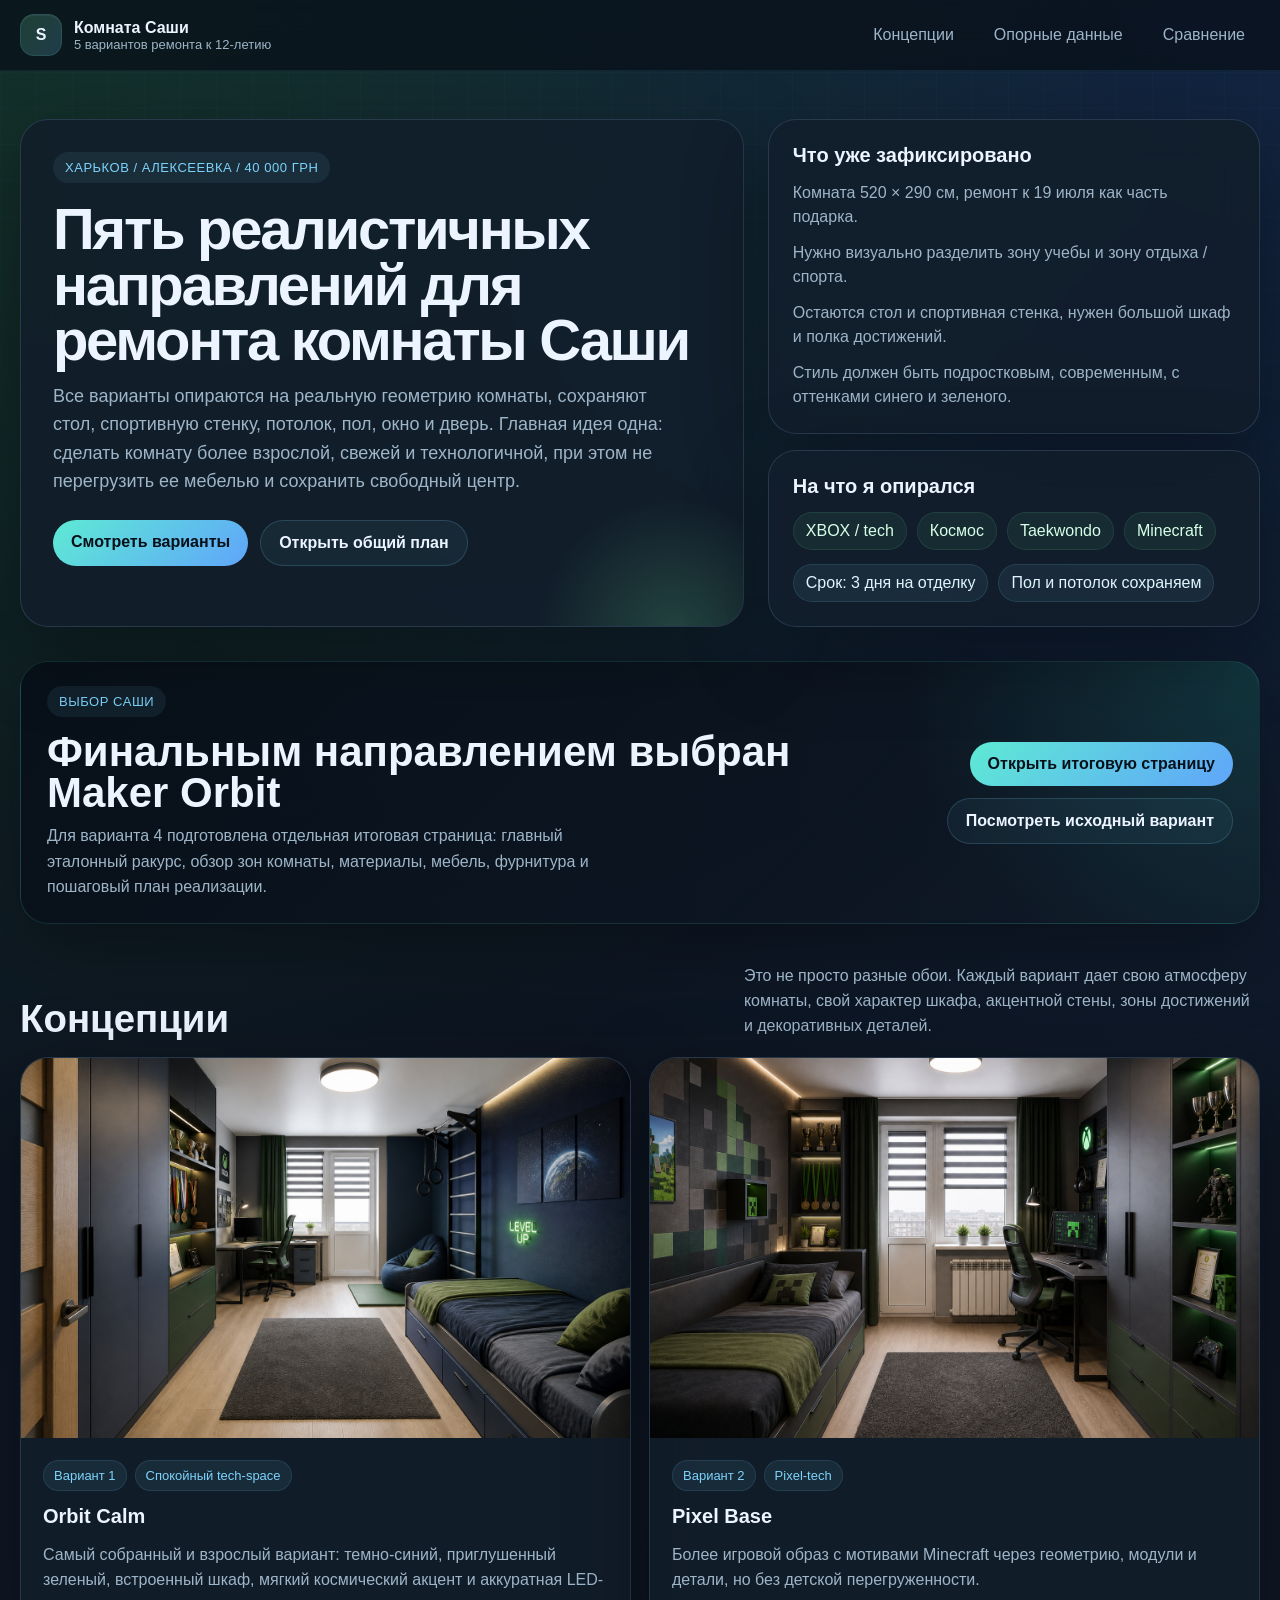
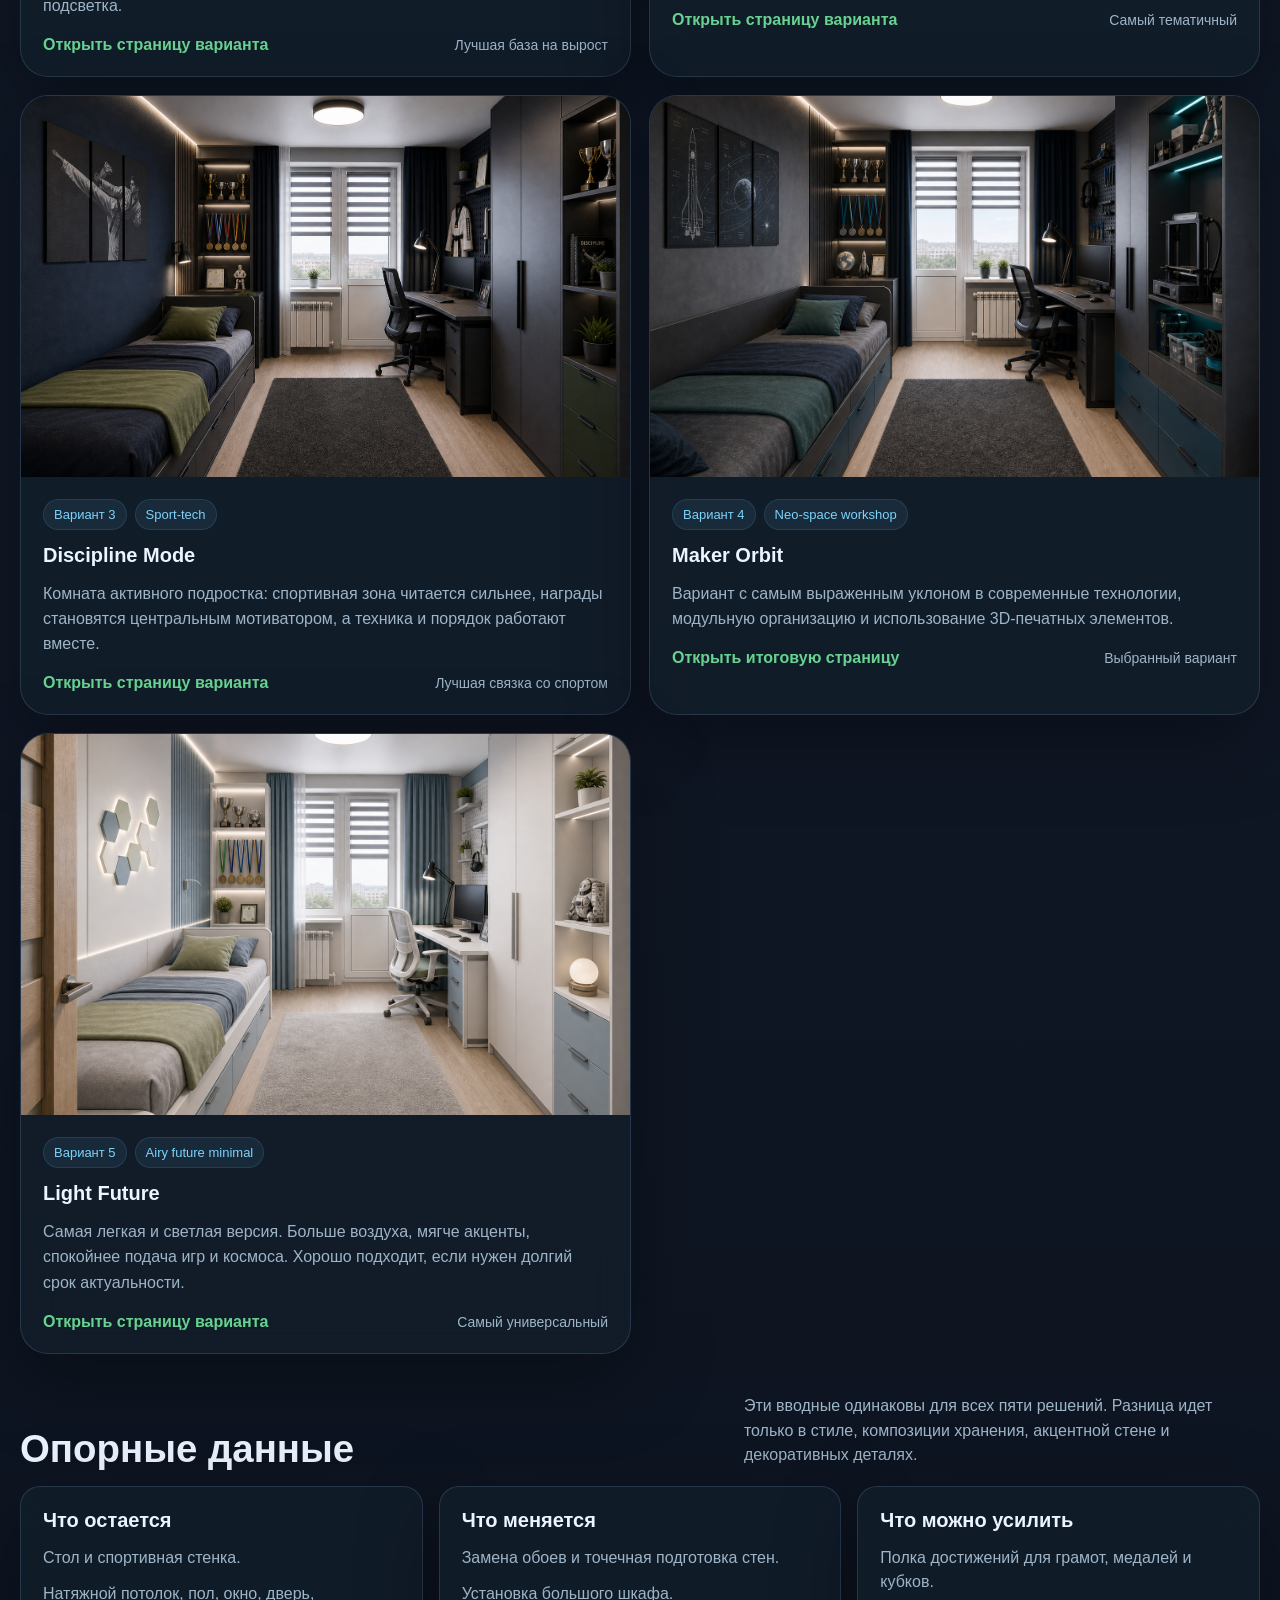
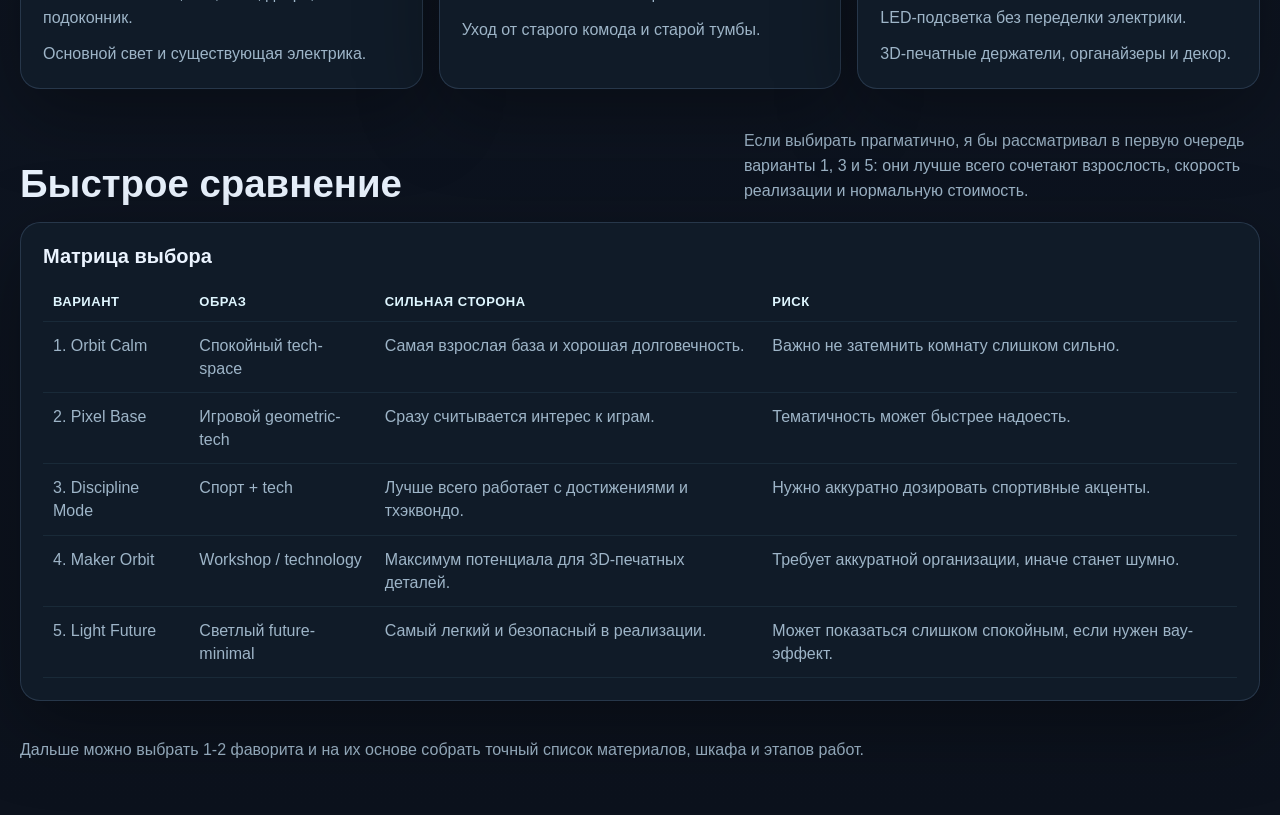
<file: web-project/index.html>
<!doctype html>
<html lang="ru">
  <head>
    <meta charset="UTF-8" />
    <meta name="viewport" content="width=device-width, initial-scale=1.0" />
    <title>Ремонт комнаты Саши: 5 концепций</title>
    <link rel="stylesheet" href="./styles.css" />
  </head>
  <body>
    <header class="topbar">
      <div class="shell topbar-inner">
        <div class="brand">
          <div class="brand-mark">S</div>
          <div class="brand-copy">
            <strong>Комната Саши</strong>
            <span>5 вариантов ремонта к 12-летию</span>
          </div>
        </div>
        <nav class="nav">
          <a href="#concepts">Концепции</a>
          <a href="#facts">Опорные данные</a>
          <a href="#compare">Сравнение</a>
        </nav>
      </div>
    </header>

    <main class="shell">
      <section class="hero">
        <article class="hero-card">
          <span class="eyebrow">Харьков / Алексеевка / 40 000 грн</span>
          <h1>Пять реалистичных направлений для ремонта комнаты Саши</h1>
          <p class="lead">
            Все варианты опираются на реальную геометрию комнаты, сохраняют стол, спортивную стенку,
            потолок, пол, окно и дверь. Главная идея одна: сделать комнату более взрослой, свежей и
            технологичной, при этом не перегрузить ее мебелью и сохранить свободный центр.
          </p>
          <div class="hero-actions">
            <a class="button" href="#concepts">Смотреть варианты</a>
            <a class="button-secondary" href="./plan.html">Открыть общий план</a>
          </div>
        </article>

        <div class="hero-side">
          <section class="summary-card">
            <h3>Что уже зафиксировано</h3>
            <ul class="summary-list">
              <li>Комната 520 × 290 см, ремонт к 19 июля как часть подарка.</li>
              <li>Нужно визуально разделить зону учебы и зону отдыха / спорта.</li>
              <li>Остаются стол и спортивная стенка, нужен большой шкаф и полка достижений.</li>
              <li>Стиль должен быть подростковым, современным, с оттенками синего и зеленого.</li>
            </ul>
          </section>

          <section class="summary-card">
            <h3>На что я опирался</h3>
            <div class="tag-row">
              <span class="tag">XBOX / tech</span>
              <span class="tag">Космос</span>
              <span class="tag">Taekwondo</span>
              <span class="tag">Minecraft</span>
            </div>
            <div class="stat-row" style="margin-top: 14px">
              <span class="stat">Срок: 3 дня на отделку</span>
              <span class="stat">Пол и потолок сохраняем</span>
            </div>
          </section>
        </div>
      </section>

      <section class="selection-banner">
        <div class="selection-banner-copy">
          <span class="eyebrow">Выбор Саши</span>
          <h2>Финальным направлением выбран <strong>Maker Orbit</strong></h2>
          <p>
            Для варианта 4 подготовлена отдельная итоговая страница: главный эталонный ракурс,
            обзор зон комнаты, материалы, мебель, фурнитура и пошаговый план реализации.
          </p>
        </div>
        <div class="selection-banner-actions">
          <a class="button" href="./maker-orbit-final.html">Открыть итоговую страницу</a>
          <a class="button-secondary" href="./variant-4.html">Посмотреть исходный вариант</a>
        </div>
      </section>

      <section class="section" id="concepts">
        <div class="section-head">
          <div>
            <h2>Концепции</h2>
          </div>
          <p>
            Это не просто разные обои. Каждый вариант дает свою атмосферу комнаты, свой характер
            шкафа, акцентной стены, зоны достижений и декоративных деталей.
          </p>
        </div>

        <div class="concept-grid">
          <article class="concept-card">
            <img class="concept-cover" src="./assets/visuals/variant-1/view-1.png" alt="Вариант 1" />
            <div class="concept-body">
              <div class="concept-meta">
                <span class="pill">Вариант 1</span>
                <span class="pill">Спокойный tech-space</span>
              </div>
              <h3>Orbit Calm</h3>
              <p>
                Самый собранный и взрослый вариант: темно-синий, приглушенный зеленый, встроенный
                шкаф, мягкий космический акцент и аккуратная LED-подсветка.
              </p>
              <div class="card-actions">
                <a class="card-link" href="./variant-1.html">Открыть страницу варианта</a>
                <span class="compact-note">Лучшая база на вырост</span>
              </div>
            </div>
          </article>

          <article class="concept-card">
            <img class="concept-cover" src="./assets/visuals/variant-2/view-1.png" alt="Вариант 2" />
            <div class="concept-body">
              <div class="concept-meta">
                <span class="pill">Вариант 2</span>
                <span class="pill">Pixel-tech</span>
              </div>
              <h3>Pixel Base</h3>
              <p>
                Более игровой образ с мотивами Minecraft через геометрию, модули и детали, но без
                детской перегруженности.
              </p>
              <div class="card-actions">
                <a class="card-link" href="./variant-2.html">Открыть страницу варианта</a>
                <span class="compact-note">Самый тематичный</span>
              </div>
            </div>
          </article>

          <article class="concept-card">
            <img class="concept-cover" src="./assets/visuals/variant-3/view-1.png" alt="Вариант 3" />
            <div class="concept-body">
              <div class="concept-meta">
                <span class="pill">Вариант 3</span>
                <span class="pill">Sport-tech</span>
              </div>
              <h3>Discipline Mode</h3>
              <p>
                Комната активного подростка: спортивная зона читается сильнее, награды становятся
                центральным мотиватором, а техника и порядок работают вместе.
              </p>
              <div class="card-actions">
                <a class="card-link" href="./variant-3.html">Открыть страницу варианта</a>
                <span class="compact-note">Лучшая связка со спортом</span>
              </div>
            </div>
          </article>

          <article class="concept-card">
            <img class="concept-cover" src="./assets/visuals/variant-4/view-1.png" alt="Вариант 4" />
            <div class="concept-body">
              <div class="concept-meta">
                <span class="pill">Вариант 4</span>
                <span class="pill">Neo-space workshop</span>
              </div>
              <h3>Maker Orbit</h3>
              <p>
                Вариант с самым выраженным уклоном в современные технологии, модульную организацию и
                использование 3D-печатных элементов.
              </p>
              <div class="card-actions">
                <a class="card-link" href="./maker-orbit-final.html">Открыть итоговую страницу</a>
                <span class="compact-note">Выбранный вариант</span>
              </div>
            </div>
          </article>

          <article class="concept-card">
            <img class="concept-cover" src="./assets/visuals/variant-5/view-1.png" alt="Вариант 5" />
            <div class="concept-body">
              <div class="concept-meta">
                <span class="pill">Вариант 5</span>
                <span class="pill">Airy future minimal</span>
              </div>
              <h3>Light Future</h3>
              <p>
                Самая легкая и светлая версия. Больше воздуха, мягче акценты, спокойнее подача игр и
                космоса. Хорошо подходит, если нужен долгий срок актуальности.
              </p>
              <div class="card-actions">
                <a class="card-link" href="./variant-5.html">Открыть страницу варианта</a>
                <span class="compact-note">Самый универсальный</span>
              </div>
            </div>
          </article>
        </div>
      </section>

      <section class="section" id="facts">
        <div class="section-head">
          <div>
            <h2>Опорные данные</h2>
          </div>
          <p>
            Эти вводные одинаковы для всех пяти решений. Разница идет только в стиле, композиции
            хранения, акцентной стене и декоративных деталях.
          </p>
        </div>

        <div class="facts">
          <article class="fact-card">
            <h3>Что остается</h3>
            <ul class="bullet-list">
              <li>Стол и спортивная стенка.</li>
              <li>Натяжной потолок, пол, окно, дверь, подоконник.</li>
              <li>Основной свет и существующая электрика.</li>
            </ul>
          </article>

          <article class="fact-card">
            <h3>Что меняется</h3>
            <ul class="bullet-list">
              <li>Замена обоев и точечная подготовка стен.</li>
              <li>Установка большого шкафа.</li>
              <li>Уход от старого комода и старой тумбы.</li>
            </ul>
          </article>

          <article class="fact-card">
            <h3>Что можно усилить</h3>
            <ul class="bullet-list">
              <li>Полка достижений для грамот, медалей и кубков.</li>
              <li>LED-подсветка без переделки электрики.</li>
              <li>3D-печатные держатели, органайзеры и декор.</li>
            </ul>
          </article>
        </div>
      </section>

      <section class="section" id="compare">
        <div class="section-head">
          <div>
            <h2>Быстрое сравнение</h2>
          </div>
          <p>
            Если выбирать прагматично, я бы рассматривал в первую очередь варианты 1, 3 и 5: они
            лучше всего сочетают взрослость, скорость реализации и нормальную стоимость.
          </p>
        </div>

        <article class="matrix">
          <h3>Матрица выбора</h3>
          <table class="matrix-table">
            <thead>
              <tr>
                <th>Вариант</th>
                <th>Образ</th>
                <th>Сильная сторона</th>
                <th>Риск</th>
              </tr>
            </thead>
            <tbody>
              <tr>
                <td>1. Orbit Calm</td>
                <td>Спокойный tech-space</td>
                <td>Самая взрослая база и хорошая долговечность.</td>
                <td>Важно не затемнить комнату слишком сильно.</td>
              </tr>
              <tr>
                <td>2. Pixel Base</td>
                <td>Игровой geometric-tech</td>
                <td>Сразу считывается интерес к играм.</td>
                <td>Тематичность может быстрее надоесть.</td>
              </tr>
              <tr>
                <td>3. Discipline Mode</td>
                <td>Спорт + tech</td>
                <td>Лучше всего работает с достижениями и тхэквондо.</td>
                <td>Нужно аккуратно дозировать спортивные акценты.</td>
              </tr>
              <tr>
                <td>4. Maker Orbit</td>
                <td>Workshop / technology</td>
                <td>Максимум потенциала для 3D-печатных деталей.</td>
                <td>Требует аккуратной организации, иначе станет шумно.</td>
              </tr>
              <tr>
                <td>5. Light Future</td>
                <td>Светлый future-minimal</td>
                <td>Самый легкий и безопасный в реализации.</td>
                <td>Может показаться слишком спокойным, если нужен вау-эффект.</td>
              </tr>
            </tbody>
          </table>
        </article>
      </section>
    </main>

    <footer class="footer shell">
      <p>Дальше можно выбрать 1-2 фаворита и на их основе собрать точный список материалов, шкафа и этапов работ.</p>
    </footer>
  </body>
</html>
</file>
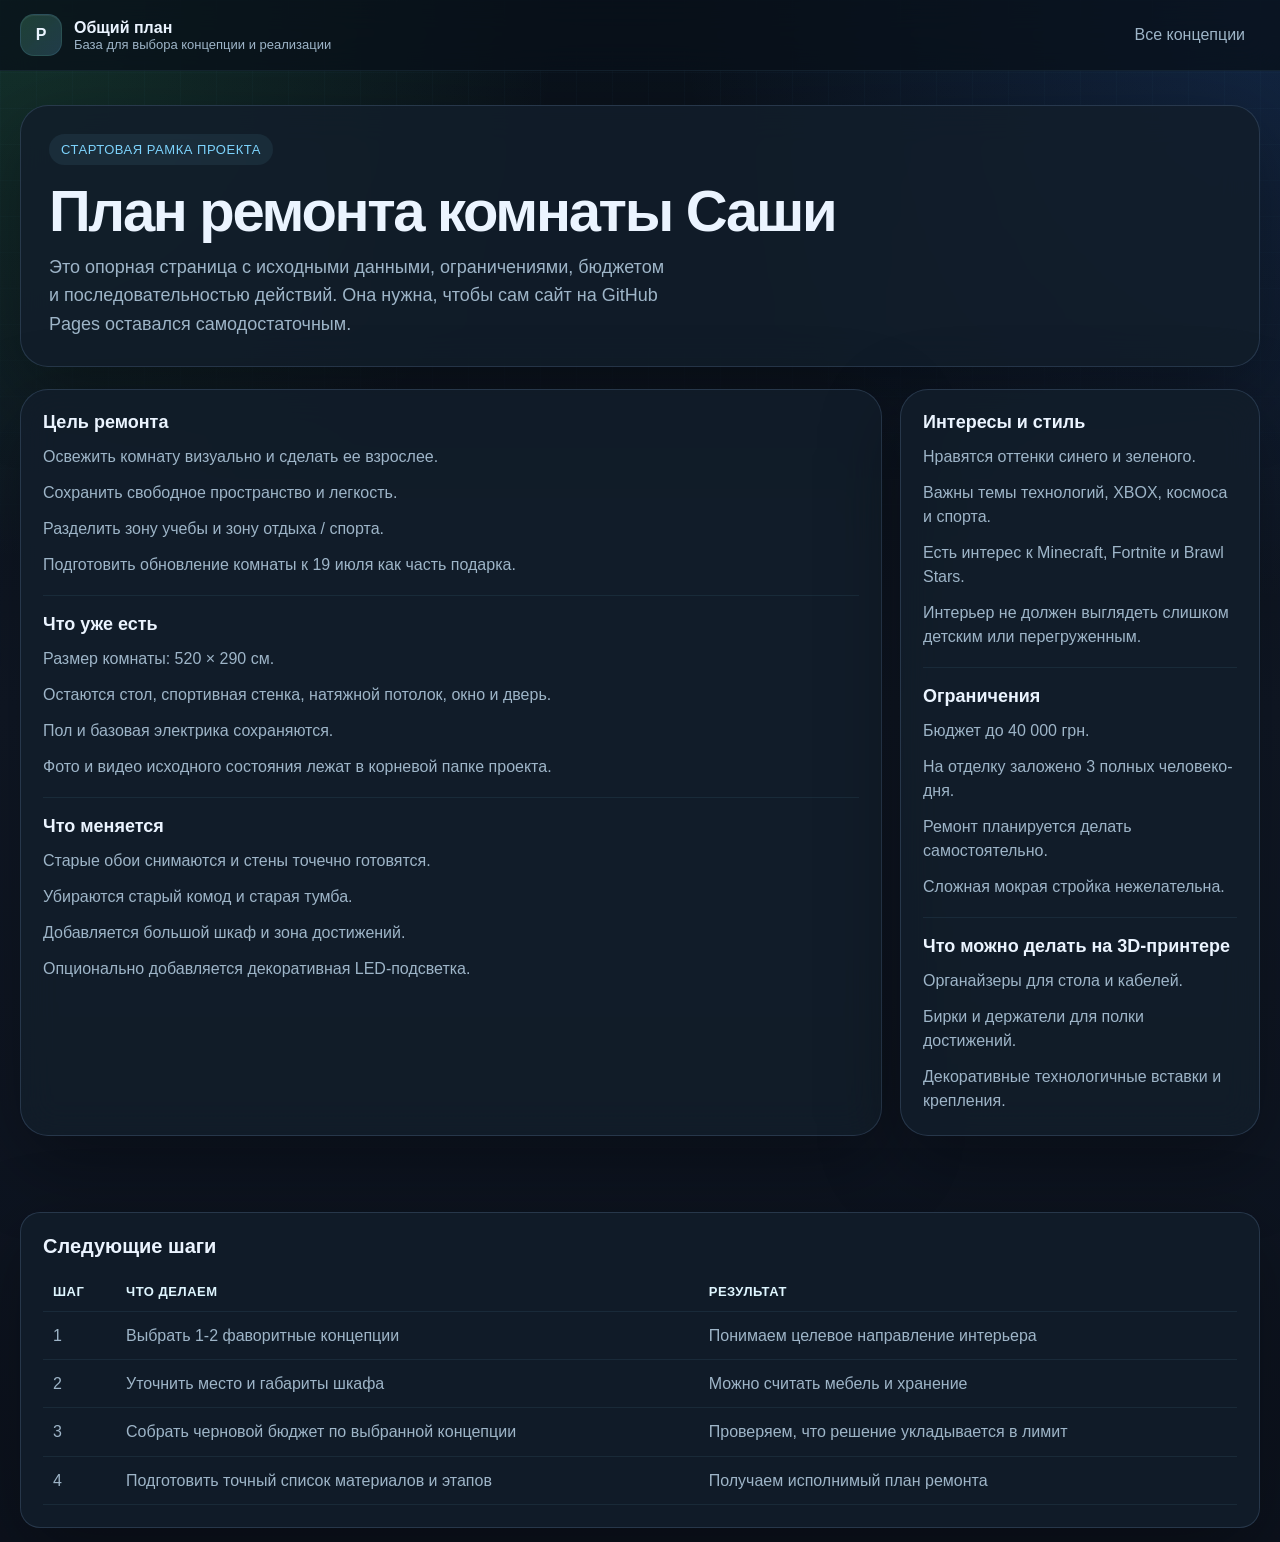
<file: web-project/plan.html>
<!doctype html>
<html lang="ru">
  <head>
    <meta charset="UTF-8" />
    <meta name="viewport" content="width=device-width, initial-scale=1.0" />
    <title>Общий план ремонта комнаты Саши</title>
    <link rel="stylesheet" href="./styles.css" />
  </head>
  <body>
    <header class="topbar">
      <div class="shell topbar-inner">
        <div class="brand">
          <div class="brand-mark">P</div>
          <div class="brand-copy">
            <strong>Общий план</strong>
            <span>База для выбора концепции и реализации</span>
          </div>
        </div>
        <nav class="nav">
          <a href="./index.html">Все концепции</a>
        </nav>
      </div>
    </header>

    <main class="shell">
      <section class="variant-hero">
        <span class="eyebrow">Стартовая рамка проекта</span>
        <h1>План ремонта комнаты Саши</h1>
        <p class="lead">
          Это опорная страница с исходными данными, ограничениями, бюджетом и последовательностью
          действий. Она нужна, чтобы сам сайт на GitHub Pages оставался самодостаточным.
        </p>
      </section>

      <section class="variant-grid">
        <article class="panel">
          <div class="panel-block">
            <h3>Цель ремонта</h3>
            <ul class="bullet-list">
              <li>Освежить комнату визуально и сделать ее взрослее.</li>
              <li>Сохранить свободное пространство и легкость.</li>
              <li>Разделить зону учебы и зону отдыха / спорта.</li>
              <li>Подготовить обновление комнаты к 19 июля как часть подарка.</li>
            </ul>
          </div>

          <div class="panel-block">
            <h3>Что уже есть</h3>
            <ul class="bullet-list">
              <li>Размер комнаты: 520 × 290 см.</li>
              <li>Остаются стол, спортивная стенка, натяжной потолок, окно и дверь.</li>
              <li>Пол и базовая электрика сохраняются.</li>
              <li>Фото и видео исходного состояния лежат в корневой папке проекта.</li>
            </ul>
          </div>

          <div class="panel-block">
            <h3>Что меняется</h3>
            <ul class="bullet-list">
              <li>Старые обои снимаются и стены точечно готовятся.</li>
              <li>Убираются старый комод и старая тумба.</li>
              <li>Добавляется большой шкаф и зона достижений.</li>
              <li>Опционально добавляется декоративная LED-подсветка.</li>
            </ul>
          </div>
        </article>

        <aside class="panel">
          <div class="panel-block">
            <h3>Интересы и стиль</h3>
            <ul class="bullet-list">
              <li>Нравятся оттенки синего и зеленого.</li>
              <li>Важны темы технологий, XBOX, космоса и спорта.</li>
              <li>Есть интерес к Minecraft, Fortnite и Brawl Stars.</li>
              <li>Интерьер не должен выглядеть слишком детским или перегруженным.</li>
            </ul>
          </div>

          <div class="panel-block">
            <h3>Ограничения</h3>
            <ul class="bullet-list">
              <li>Бюджет до 40 000 грн.</li>
              <li>На отделку заложено 3 полных человеко-дня.</li>
              <li>Ремонт планируется делать самостоятельно.</li>
              <li>Сложная мокрая стройка нежелательна.</li>
            </ul>
          </div>

          <div class="panel-block">
            <h3>Что можно делать на 3D-принтере</h3>
            <ul class="bullet-list">
              <li>Органайзеры для стола и кабелей.</li>
              <li>Бирки и держатели для полки достижений.</li>
              <li>Декоративные технологичные вставки и крепления.</li>
            </ul>
          </div>
        </aside>
      </section>

      <section class="section">
        <article class="matrix">
          <h3>Следующие шаги</h3>
          <table class="matrix-table">
            <thead>
              <tr>
                <th>Шаг</th>
                <th>Что делаем</th>
                <th>Результат</th>
              </tr>
            </thead>
            <tbody>
              <tr>
                <td>1</td>
                <td>Выбрать 1-2 фаворитные концепции</td>
                <td>Понимаем целевое направление интерьера</td>
              </tr>
              <tr>
                <td>2</td>
                <td>Уточнить место и габариты шкафа</td>
                <td>Можно считать мебель и хранение</td>
              </tr>
              <tr>
                <td>3</td>
                <td>Собрать черновой бюджет по выбранной концепции</td>
                <td>Проверяем, что решение укладывается в лимит</td>
              </tr>
              <tr>
                <td>4</td>
                <td>Подготовить точный список материалов и этапов</td>
                <td>Получаем исполнимый план ремонта</td>
              </tr>
            </tbody>
          </table>
        </article>
      </section>
    </main>
  </body>
</html>
</file>
<file: web-project/styles.css>
:root {
  --bg: #0f1722;
  --bg-soft: #182433;
  --panel: rgba(18, 30, 43, 0.86);
  --panel-strong: rgba(11, 20, 31, 0.94);
  --line: rgba(153, 199, 255, 0.16);
  --text: #ebf4ff;
  --muted: #9eb5c8;
  --green: #68d391;
  --green-soft: rgba(104, 211, 145, 0.14);
  --blue: #7dd3fc;
  --blue-soft: rgba(125, 211, 252, 0.12);
  --amber: #f7c46c;
  --shadow: 0 24px 80px rgba(0, 0, 0, 0.34);
  --radius-xl: 28px;
  --radius-lg: 20px;
  --radius-md: 14px;
  --font-display: "Segoe UI", "Trebuchet MS", sans-serif;
  --font-body: "Segoe UI", "Arial", sans-serif;
  --max: 1240px;
}

* {
  box-sizing: border-box;
}

html {
  scroll-behavior: smooth;
}

body {
  margin: 0;
  font-family: var(--font-body);
  color: var(--text);
  background:
    radial-gradient(circle at top left, rgba(74, 222, 128, 0.16), transparent 28%),
    radial-gradient(circle at top right, rgba(59, 130, 246, 0.18), transparent 30%),
    linear-gradient(180deg, #09111a 0%, #101826 46%, #0c121d 100%);
  min-height: 100vh;
}

body::before {
  content: "";
  position: fixed;
  inset: 0;
  pointer-events: none;
  background-image:
    linear-gradient(rgba(125, 211, 252, 0.04) 1px, transparent 1px),
    linear-gradient(90deg, rgba(125, 211, 252, 0.04) 1px, transparent 1px);
  background-size: 36px 36px;
  mask-image: linear-gradient(180deg, rgba(255, 255, 255, 0.65), transparent 80%);
}

a {
  color: inherit;
  text-decoration: none;
}

img {
  display: block;
  max-width: 100%;
}

.shell {
  width: min(var(--max), calc(100% - 32px));
  margin: 0 auto;
}

.topbar {
  position: sticky;
  top: 0;
  z-index: 20;
  backdrop-filter: blur(16px);
  background: rgba(9, 17, 26, 0.76);
  border-bottom: 1px solid rgba(125, 211, 252, 0.08);
}

.topbar-inner {
  display: flex;
  align-items: center;
  justify-content: space-between;
  gap: 16px;
  padding: 14px 0;
}

.brand {
  display: flex;
  align-items: center;
  gap: 12px;
}

.brand-mark {
  width: 42px;
  height: 42px;
  border-radius: 14px;
  display: grid;
  place-items: center;
  background: linear-gradient(135deg, rgba(104, 211, 145, 0.22), rgba(125, 211, 252, 0.2));
  border: 1px solid rgba(125, 211, 252, 0.12);
  box-shadow: inset 0 1px 0 rgba(255, 255, 255, 0.06);
  font-weight: 800;
}

.brand-copy strong,
.hero h1,
.section-head h2,
.variant-hero h1 {
  font-family: var(--font-display);
}

.brand-copy span {
  display: block;
  color: var(--muted);
  font-size: 13px;
}

.nav {
  display: flex;
  align-items: center;
  gap: 10px;
  flex-wrap: wrap;
}

.nav a,
.ghost-link {
  padding: 10px 14px;
  border-radius: 999px;
  color: var(--muted);
  border: 1px solid transparent;
  transition: 180ms ease;
}

.nav a:hover,
.ghost-link:hover {
  color: var(--text);
  border-color: rgba(125, 211, 252, 0.16);
  background: rgba(125, 211, 252, 0.06);
}

.hero {
  padding: 48px 0 28px;
  display: grid;
  grid-template-columns: minmax(0, 1.25fr) minmax(340px, 0.85fr);
  gap: 24px;
  align-items: stretch;
}

.hero-card,
.panel,
.concept-card,
.variant-hero,
.gallery-card,
.fact-card,
.matrix,
.summary-card,
.modal-sheet {
  background: var(--panel);
  border: 1px solid var(--line);
  box-shadow: var(--shadow);
  backdrop-filter: blur(18px);
}

.hero-card {
  padding: 32px;
  border-radius: var(--radius-xl);
  position: relative;
  overflow: hidden;
}

.hero-card::after {
  content: "";
  position: absolute;
  inset: auto -10% -30% auto;
  width: 280px;
  height: 280px;
  border-radius: 50%;
  background: radial-gradient(circle, rgba(104, 211, 145, 0.22), transparent 70%);
}

.eyebrow {
  display: inline-flex;
  align-items: center;
  gap: 8px;
  padding: 8px 12px;
  border-radius: 999px;
  background: rgba(125, 211, 252, 0.08);
  color: var(--blue);
  font-size: 13px;
  letter-spacing: 0.04em;
  text-transform: uppercase;
}

.hero h1,
.variant-hero h1 {
  margin: 18px 0 14px;
  font-size: clamp(34px, 5vw, 58px);
  line-height: 0.96;
  letter-spacing: -0.04em;
}

.lead {
  margin: 0;
  max-width: 62ch;
  color: var(--muted);
  font-size: 18px;
  line-height: 1.58;
}

.hero-actions {
  margin-top: 24px;
  display: flex;
  gap: 12px;
  flex-wrap: wrap;
}

.button,
.button-secondary {
  border-radius: 999px;
  padding: 13px 18px;
  font-weight: 700;
  transition: transform 180ms ease, border-color 180ms ease, background 180ms ease;
}

.button {
  background: linear-gradient(135deg, #5eead4, #60a5fa);
  color: #071019;
}

.button-secondary {
  border: 1px solid rgba(125, 211, 252, 0.18);
  color: var(--text);
  background: rgba(125, 211, 252, 0.06);
}

.button:hover,
.button-secondary:hover {
  transform: translateY(-1px);
}

.hero-side {
  display: grid;
  gap: 16px;
}

.summary-card {
  border-radius: var(--radius-xl);
  padding: 24px;
}

.summary-card h3,
.concept-card h3,
.fact-card h3,
.gallery-card h3,
.matrix h3 {
  margin: 0 0 14px;
  font-size: 20px;
}

.summary-list,
.bullet-list,
.matrix-list {
  margin: 0;
  padding: 0;
  list-style: none;
  display: grid;
  gap: 12px;
}

.summary-list li,
.bullet-list li,
.matrix-list li {
  color: var(--muted);
  line-height: 1.5;
}

.tag-row,
.stat-row {
  display: flex;
  flex-wrap: wrap;
  gap: 10px;
}

.tag,
.stat {
  display: inline-flex;
  align-items: center;
  gap: 8px;
  padding: 9px 12px;
  border-radius: 999px;
  background: rgba(104, 211, 145, 0.08);
  color: #d7ffe7;
  border: 1px solid rgba(104, 211, 145, 0.12);
}

.stat {
  background: rgba(125, 211, 252, 0.08);
  color: #dff6ff;
  border-color: rgba(125, 211, 252, 0.12);
}

.section {
  padding: 26px 0 14px;
}

.selection-banner {
  margin: 6px 0 14px;
  padding: 24px 26px;
  border-radius: var(--radius-xl);
  border: 1px solid rgba(94, 234, 212, 0.14);
  background:
    radial-gradient(circle at right top, rgba(45, 212, 191, 0.16), transparent 28%),
    linear-gradient(135deg, rgba(8, 16, 25, 0.96), rgba(15, 25, 38, 0.92));
  box-shadow: var(--shadow);
  display: flex;
  align-items: center;
  justify-content: space-between;
  gap: 20px;
}

.selection-banner h2 {
  margin: 14px 0 10px;
  font-size: clamp(28px, 4vw, 42px);
  line-height: 0.98;
  font-family: var(--font-display);
}

.selection-banner p {
  margin: 0;
  max-width: 66ch;
  color: var(--muted);
  line-height: 1.58;
}

.selection-banner-actions {
  display: flex;
  gap: 12px;
  flex-wrap: wrap;
  justify-content: flex-end;
}

.section-head {
  display: flex;
  justify-content: space-between;
  gap: 18px;
  align-items: end;
  margin-bottom: 18px;
}

.section-head h2 {
  margin: 0;
  font-size: clamp(28px, 3vw, 40px);
  line-height: 1;
}

.section-head p {
  margin: 0;
  max-width: 58ch;
  color: var(--muted);
  line-height: 1.55;
}

.concept-grid {
  display: grid;
  grid-template-columns: repeat(2, minmax(0, 1fr));
  gap: 18px;
}

.concept-card {
  border-radius: var(--radius-xl);
  overflow: hidden;
  position: relative;
}

.concept-cover {
  aspect-ratio: 16 / 10;
  object-fit: cover;
}

.concept-body {
  padding: 22px;
}

.concept-meta {
  display: flex;
  flex-wrap: wrap;
  gap: 8px;
  margin-bottom: 14px;
}

.pill {
  font-size: 13px;
  color: var(--blue);
  background: rgba(125, 211, 252, 0.08);
  border: 1px solid rgba(125, 211, 252, 0.12);
  padding: 7px 10px;
  border-radius: 999px;
}

.concept-card p {
  margin: 0 0 18px;
  color: var(--muted);
  line-height: 1.58;
}

.card-actions {
  display: flex;
  align-items: center;
  justify-content: space-between;
  gap: 12px;
}

.card-link {
  font-weight: 700;
  color: var(--green);
}

.compact-note {
  color: var(--muted);
  font-size: 14px;
}

.facts {
  display: grid;
  grid-template-columns: repeat(3, minmax(0, 1fr));
  gap: 16px;
}

.fact-card,
.matrix {
  border-radius: var(--radius-lg);
  padding: 22px;
}

.matrix {
  margin-top: 16px;
}

.matrix-table {
  width: 100%;
  border-collapse: collapse;
  margin-top: 12px;
}

.matrix-table th,
.matrix-table td {
  text-align: left;
  padding: 12px 10px;
  border-bottom: 1px solid rgba(125, 211, 252, 0.08);
  vertical-align: top;
}

.matrix-table th {
  color: #dff6ff;
  font-size: 13px;
  text-transform: uppercase;
  letter-spacing: 0.04em;
}

.matrix-table td {
  color: var(--muted);
  line-height: 1.45;
}

.variant-hero {
  margin-top: 34px;
  border-radius: var(--radius-xl);
  padding: 28px;
}

.variant-grid {
  display: grid;
  grid-template-columns: minmax(0, 1.1fr) 360px;
  gap: 18px;
  margin: 22px 0 34px;
}

.gallery-card,
.panel {
  border-radius: var(--radius-xl);
  padding: 22px;
}

.gallery-grid {
  display: grid;
  grid-template-columns: repeat(2, minmax(0, 1fr));
  gap: 14px;
}

.gallery-button {
  border: 0;
  padding: 0;
  margin: 0;
  background: transparent;
  cursor: pointer;
  border-radius: 18px;
  overflow: hidden;
  position: relative;
}

.gallery-button img {
  width: 100%;
  aspect-ratio: 16 / 10;
  object-fit: cover;
  transition: transform 220ms ease;
}

.gallery-button:hover img {
  transform: scale(1.03);
}

.gallery-label {
  position: absolute;
  left: 10px;
  bottom: 10px;
  padding: 7px 10px;
  border-radius: 999px;
  background: rgba(9, 17, 26, 0.7);
  color: white;
  font-size: 13px;
}

.panel-block + .panel-block {
  margin-top: 18px;
  padding-top: 18px;
  border-top: 1px solid rgba(125, 211, 252, 0.08);
}

.panel h3 {
  margin: 0 0 12px;
  font-size: 18px;
}

.panel p {
  margin: 0;
  color: var(--muted);
  line-height: 1.56;
}

.footer {
  padding: 26px 0 56px;
  color: var(--muted);
}

.footer p {
  margin: 0;
}

.modal {
  position: fixed;
  inset: 0;
  background: rgba(4, 9, 14, 0.84);
  display: none;
  align-items: center;
  justify-content: center;
  padding: 18px;
  z-index: 100;
}

.modal.is-open {
  display: flex;
}

.modal-sheet {
  width: min(1120px, 100%);
  border-radius: 24px;
  overflow: hidden;
}

.modal-bar {
  display: flex;
  align-items: center;
  justify-content: space-between;
  gap: 16px;
  padding: 14px 18px;
  border-bottom: 1px solid rgba(125, 211, 252, 0.08);
  background: var(--panel-strong);
}

.modal-bar strong {
  font-size: 15px;
}

.modal-close {
  border: 0;
  color: var(--text);
  background: rgba(125, 211, 252, 0.08);
  border-radius: 999px;
  padding: 10px 14px;
  cursor: pointer;
}

.modal-body {
  background: #07111a;
}

.modal-body img {
  width: 100%;
  max-height: 82vh;
  object-fit: contain;
}

.maker-final-page {
  --bg: #0b1016;
  --bg-soft: #111821;
  --panel: rgba(13, 18, 26, 0.9);
  --panel-strong: rgba(10, 14, 21, 0.96);
  --line: rgba(146, 168, 190, 0.18);
  --text: #edf3f8;
  --muted: #a2b0bc;
  --green: #69d4c6;
  --green-soft: rgba(105, 212, 198, 0.12);
  --blue: #67d9f0;
  --blue-soft: rgba(103, 217, 240, 0.14);
  --amber: #d7b578;
  --shadow: 0 28px 80px rgba(0, 0, 0, 0.44);
  background:
    radial-gradient(circle at top left, rgba(103, 217, 240, 0.12), transparent 26%),
    radial-gradient(circle at top right, rgba(105, 212, 198, 0.1), transparent 24%),
    linear-gradient(180deg, #070a0f 0%, #0d1219 42%, #090d14 100%);
}

.maker-final-page::before {
  background-image:
    linear-gradient(rgba(145, 163, 184, 0.03) 1px, transparent 1px),
    linear-gradient(90deg, rgba(145, 163, 184, 0.03) 1px, transparent 1px);
}

.final-hero {
  padding: 42px 0 20px;
  display: grid;
  grid-template-columns: minmax(0, 1.3fr) minmax(320px, 0.75fr);
  gap: 20px;
  align-items: stretch;
}

.final-hero-copy,
.final-hero-panel,
.spotlight-card,
.focus-card,
.detail-card,
.material-card,
.spec-card,
.timeline-card {
  background: var(--panel);
  border: 1px solid var(--line);
  box-shadow: var(--shadow);
  backdrop-filter: blur(16px);
}

.final-hero-copy,
.final-hero-panel {
  border-radius: 28px;
  padding: 30px;
}

.final-hero-copy h1 {
  margin: 18px 0 16px;
  font-family: var(--font-display);
  font-size: clamp(38px, 4.6vw, 64px);
  line-height: 0.96;
  letter-spacing: -0.05em;
}

.signal-row {
  display: flex;
  flex-wrap: wrap;
  gap: 10px;
  margin-top: 22px;
}

.spotlight-card {
  display: block;
  width: 100%;
  padding: 0;
  border-radius: 30px;
  overflow: hidden;
}

.spotlight-image {
  width: 100%;
  aspect-ratio: 16 / 10;
  object-fit: cover;
}

.focus-grid,
.detail-grid,
.materials-grid,
.spec-grid {
  display: grid;
  gap: 18px;
}

.focus-grid {
  grid-template-columns: repeat(2, minmax(0, 1fr));
}

.focus-card {
  border-radius: 24px;
  overflow: hidden;
}

.focus-card .gallery-button {
  display: block;
}

.focus-card img {
  width: 100%;
  aspect-ratio: 16 / 10;
  object-fit: cover;
}

.focus-copy {
  padding: 20px 22px 22px;
}

.focus-copy h3,
.detail-card h3,
.material-card h3,
.spec-card h3,
.timeline-card h3 {
  margin: 0 0 10px;
  font-size: 21px;
}

.focus-copy p,
.detail-card p,
.material-card p,
.spec-card p,
.timeline-card p {
  margin: 0;
  color: var(--muted);
  line-height: 1.58;
}

.detail-grid {
  grid-template-columns: repeat(4, minmax(0, 1fr));
}

.detail-card {
  border-radius: 24px;
  padding: 18px;
}

.detail-visual {
  height: 210px;
  border-radius: 18px;
  margin-bottom: 16px;
  background-image: url("./assets/visuals/variant-4/view-1.png");
  background-size: cover;
  background-repeat: no-repeat;
  border: 1px solid rgba(255, 255, 255, 0.08);
}

.detail-bed {
  background-position: 11% 52%;
}

.detail-desk {
  background-position: 77% 48%;
}

.detail-shelf {
  background-position: 35% 29%;
}

.detail-maker {
  background-position: 93% 34%;
}

.materials-grid {
  grid-template-columns: repeat(3, minmax(0, 1fr));
}

.material-card {
  border-radius: 24px;
  padding: 22px;
}

.spec-grid {
  grid-template-columns: repeat(3, minmax(0, 1fr));
}

.spec-card {
  border-radius: 24px;
  padding: 22px;
  position: relative;
}

.spec-kicker,
.timeline-step {
  display: inline-flex;
  align-items: center;
  justify-content: center;
  min-width: 72px;
  padding: 8px 12px;
  border-radius: 999px;
  background: rgba(103, 217, 240, 0.08);
  border: 1px solid rgba(103, 217, 240, 0.16);
  color: var(--blue);
  font-size: 13px;
  text-transform: uppercase;
  letter-spacing: 0.06em;
  margin-bottom: 14px;
}

.timeline {
  display: grid;
  grid-template-columns: repeat(2, minmax(0, 1fr));
  gap: 18px;
}

.timeline-card {
  border-radius: 24px;
  padding: 24px;
}

@media (max-width: 1080px) {
  .hero,
  .final-hero,
  .variant-grid,
  .facts {
    grid-template-columns: 1fr;
  }

  .concept-grid {
    grid-template-columns: 1fr;
  }

  .detail-grid,
  .materials-grid,
  .spec-grid,
  .timeline,
  .focus-grid,
  .selection-banner {
    grid-template-columns: 1fr;
  }

  .selection-banner {
    display: grid;
  }
}

@media (max-width: 760px) {
  .shell {
    width: min(var(--max), calc(100% - 20px));
  }

  .topbar-inner,
  .section-head,
  .card-actions,
  .selection-banner-actions {
    align-items: start;
    flex-direction: column;
  }

  .hero-card,
  .summary-card,
  .fact-card,
  .matrix,
  .variant-hero,
  .gallery-card,
  .panel,
  .selection-banner,
  .final-hero-copy,
  .final-hero-panel,
  .material-card,
  .spec-card,
  .timeline-card,
  .detail-card {
    padding: 20px;
  }

  .gallery-grid,
  .matrix-table,
  .matrix-table tbody,
  .matrix-table tr,
  .matrix-table td,
  .matrix-table th {
    display: block;
    width: 100%;
  }

  .matrix-table thead {
    display: none;
  }

  .matrix-table tr {
    padding: 10px 0;
    border-bottom: 1px solid rgba(125, 211, 252, 0.08);
  }

  .matrix-table td {
    padding: 6px 0;
    border: 0;
  }

  .gallery-grid {
    grid-template-columns: 1fr;
  }

  .hero h1,
  .variant-hero h1,
  .final-hero-copy h1 {
    font-size: 36px;
  }

  .detail-visual {
    height: 190px;
  }
}
</file>
